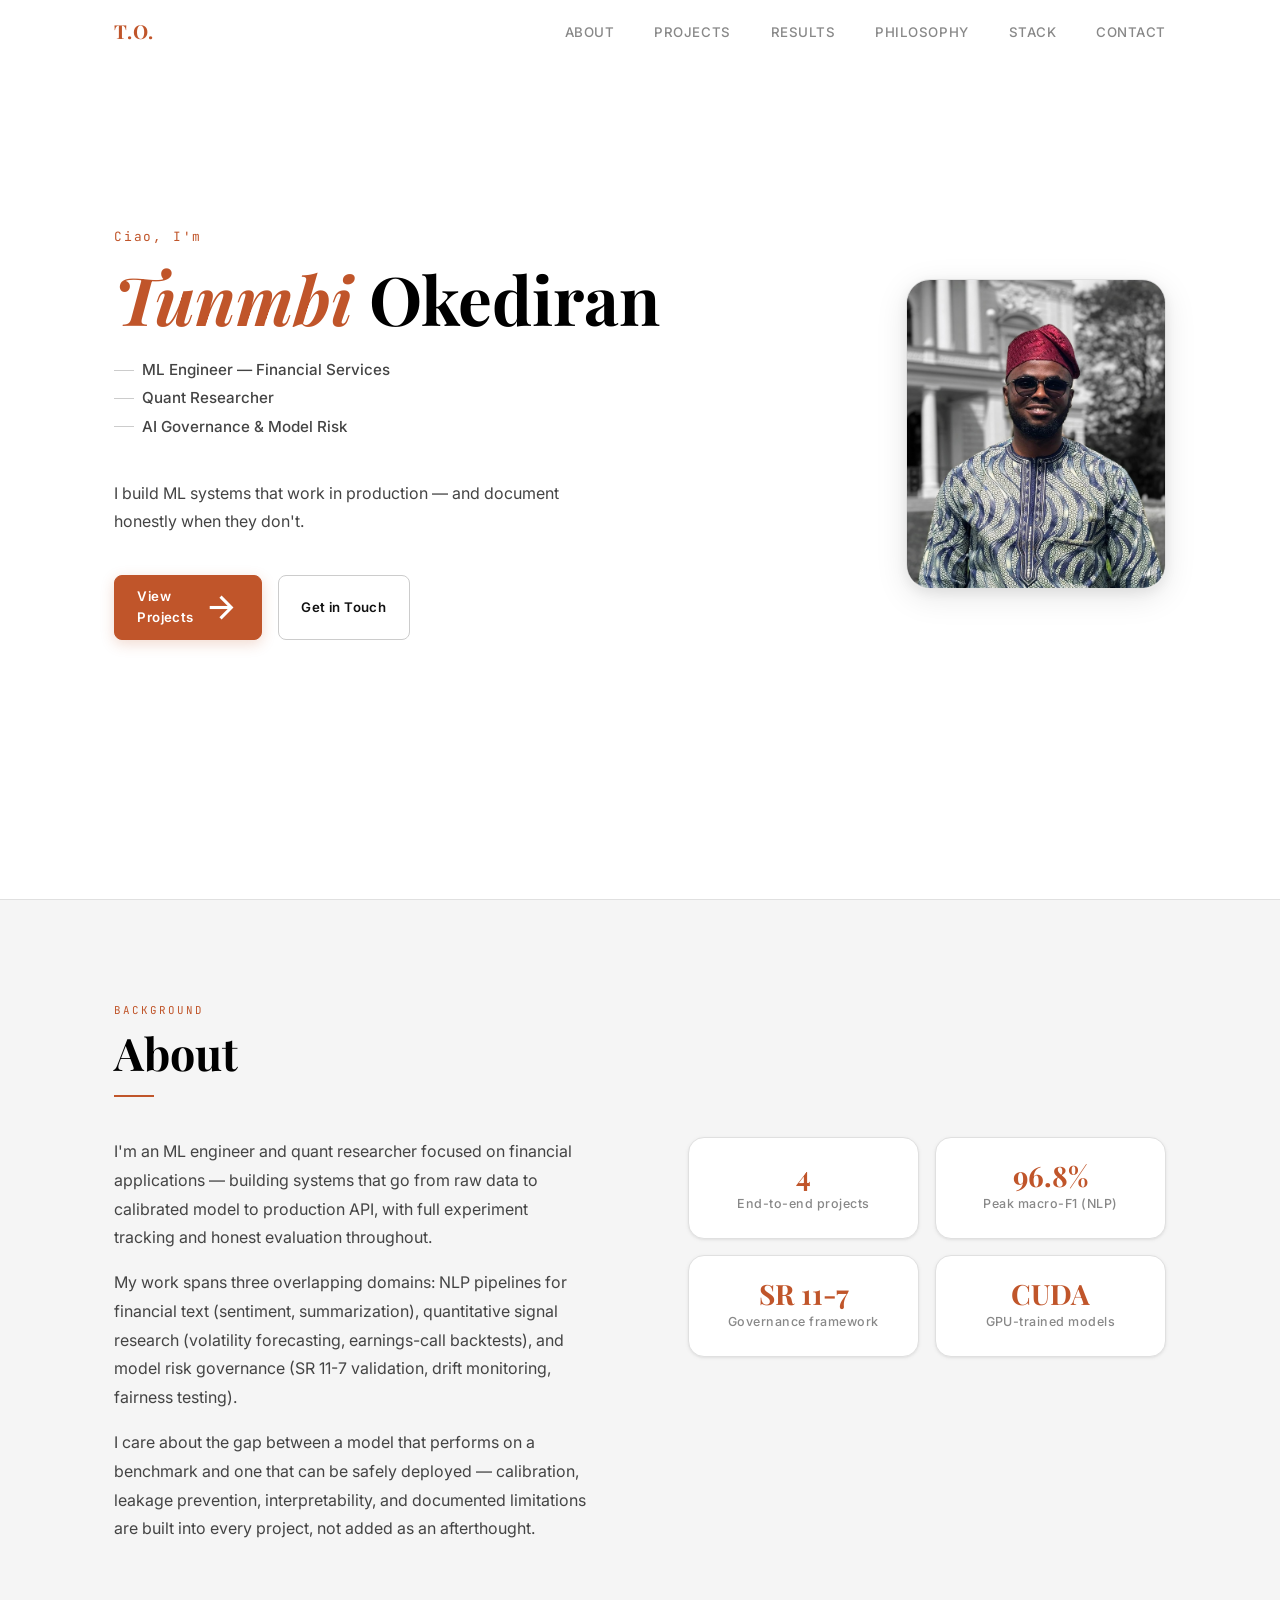
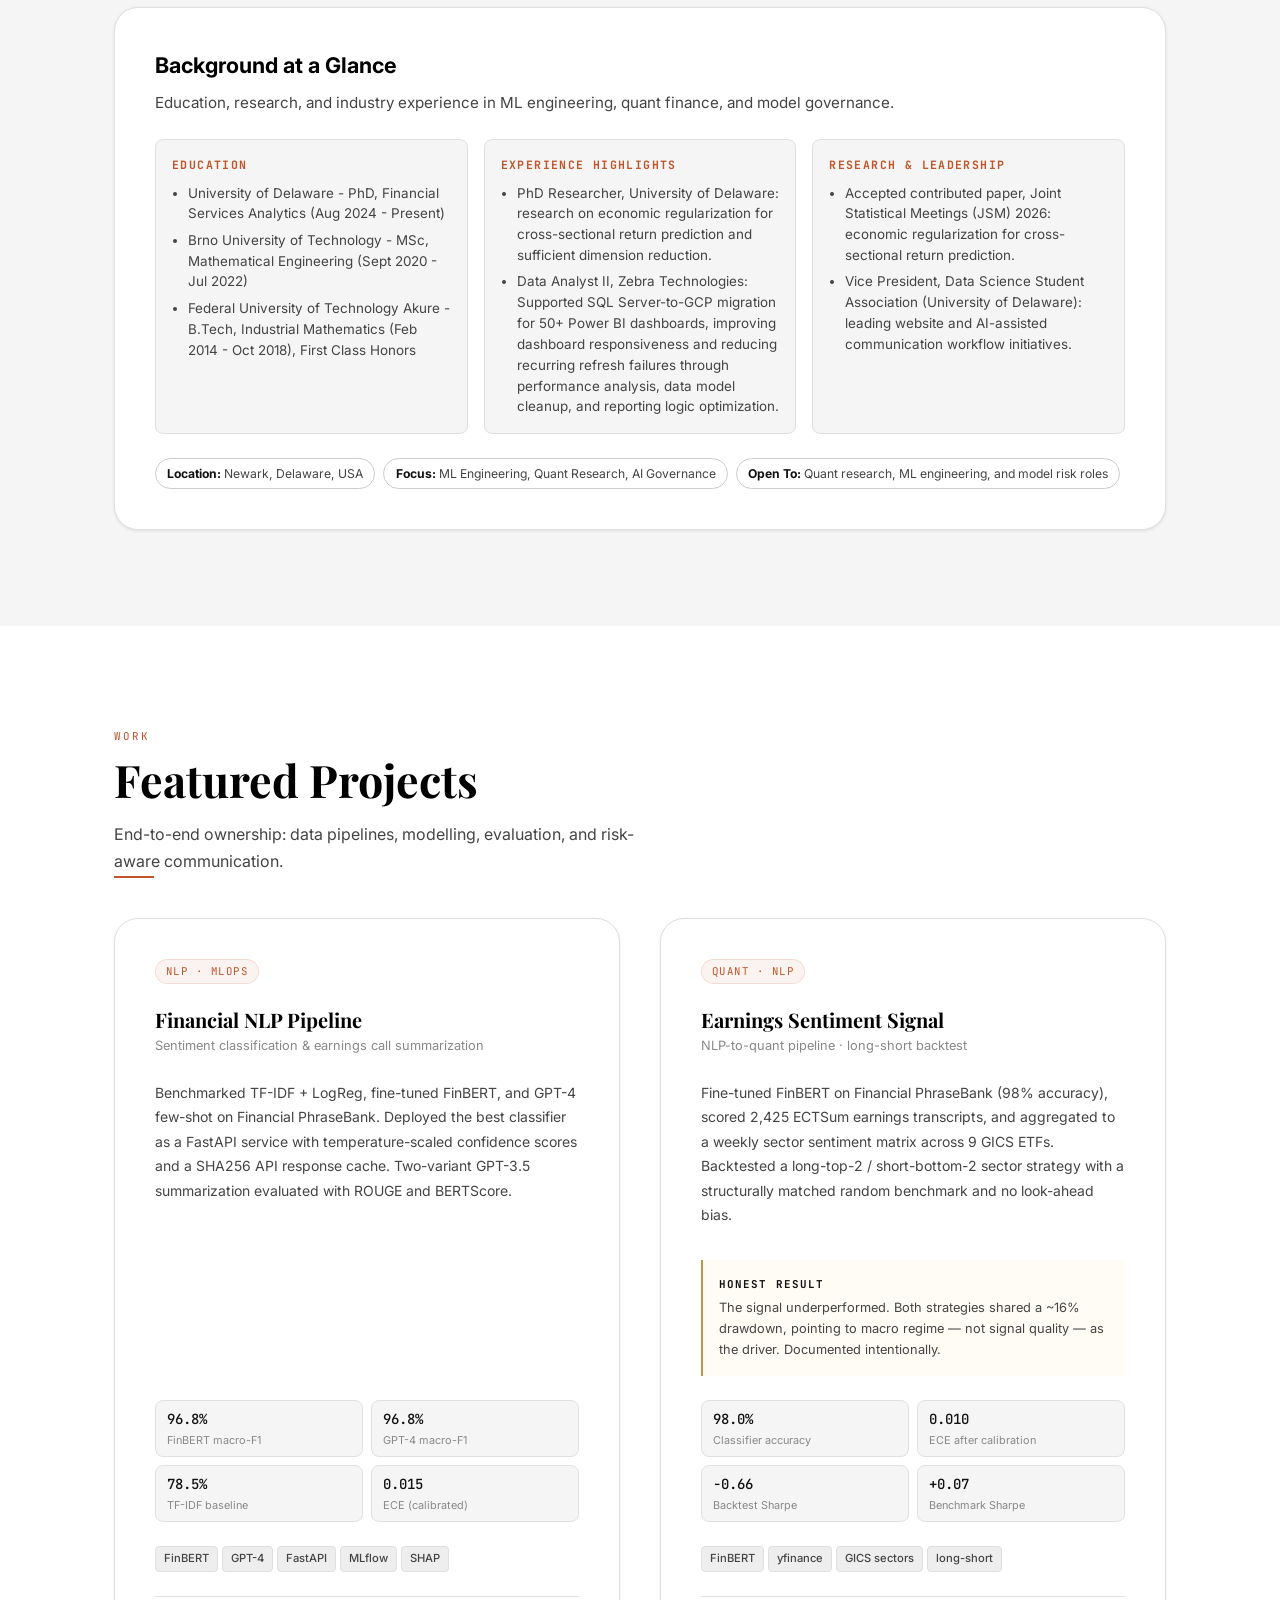
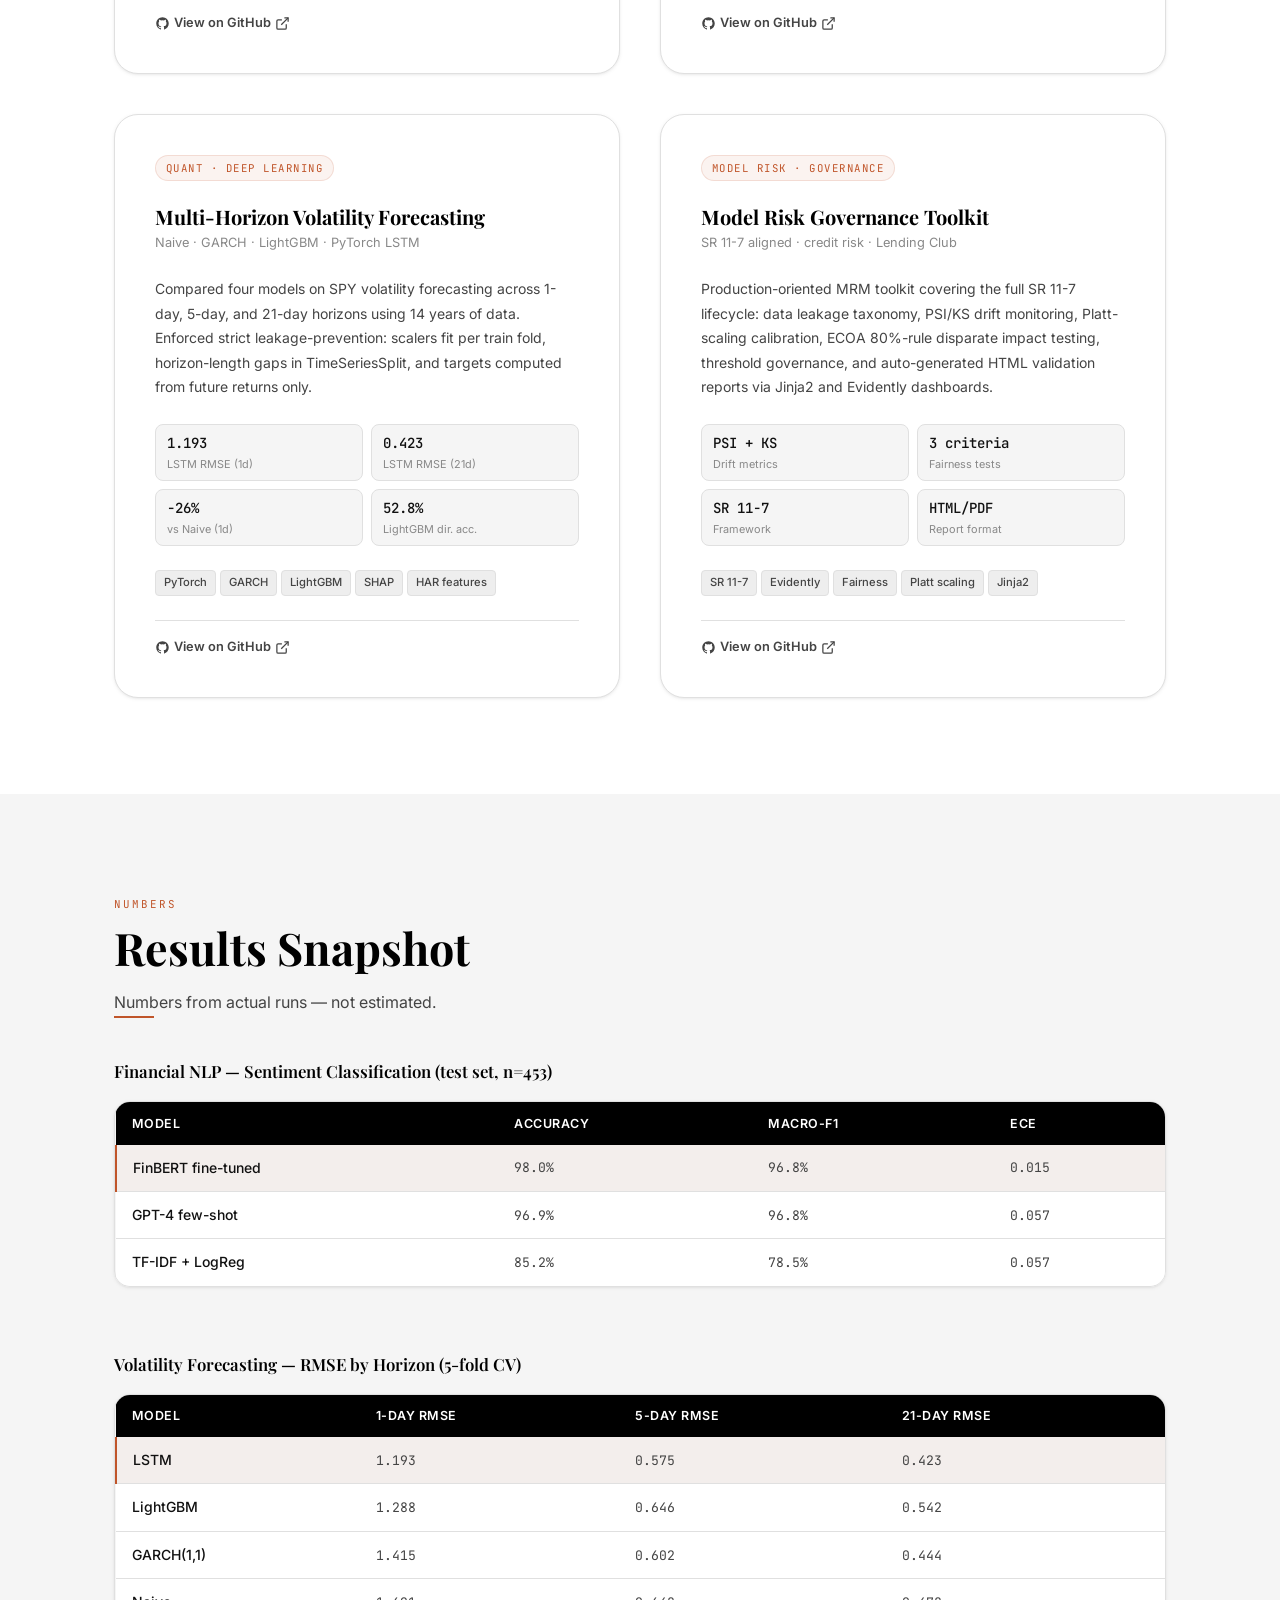
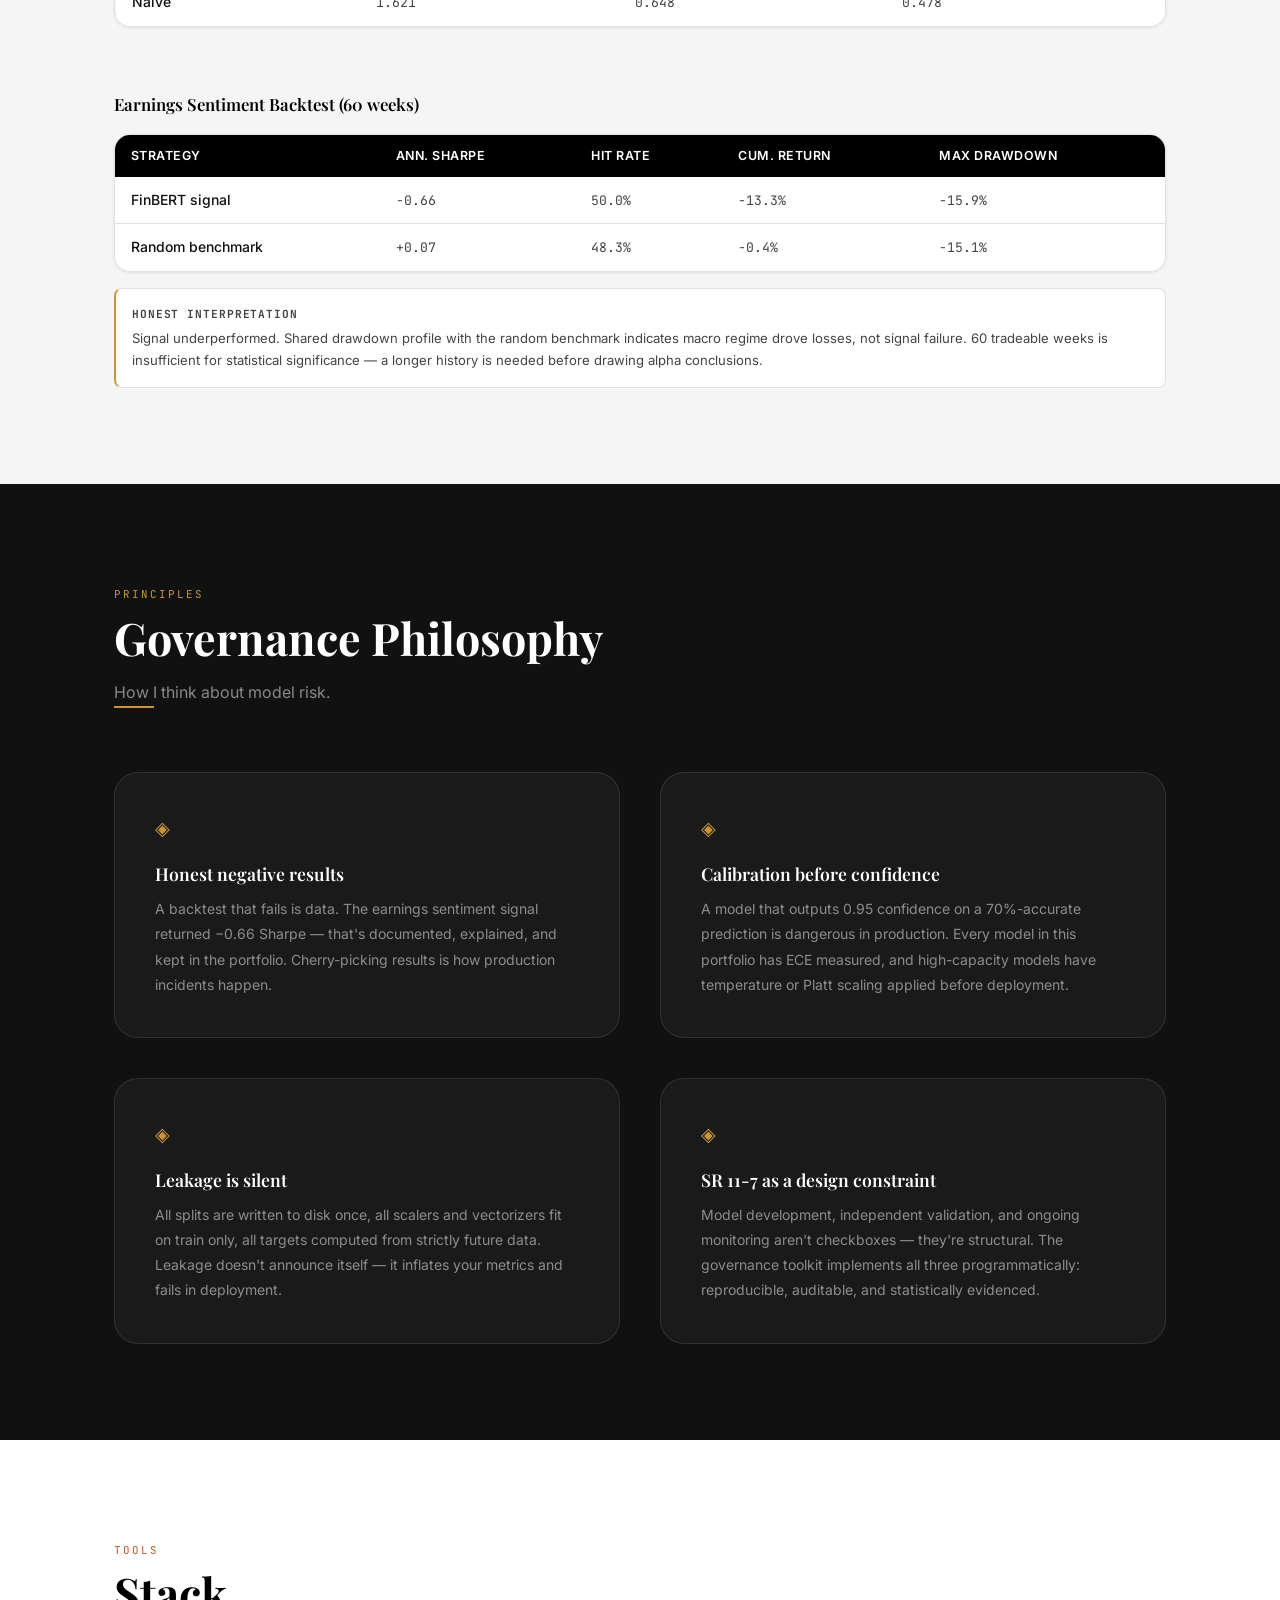
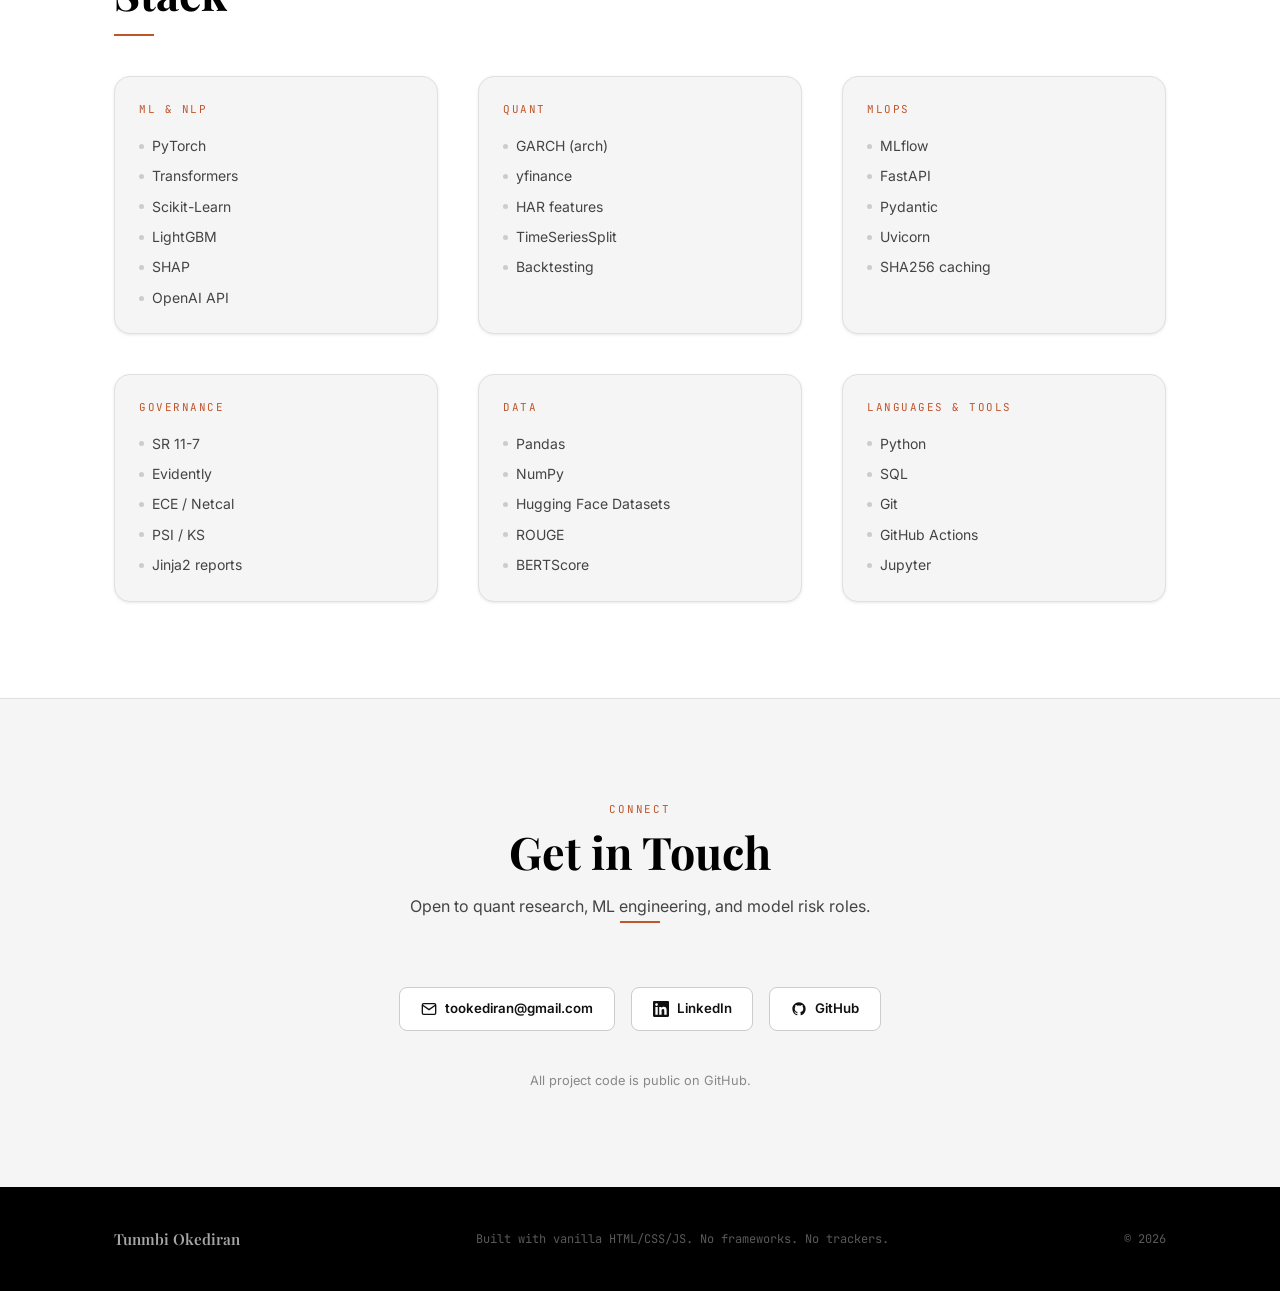
<file: index.html>
<!DOCTYPE html>
<html lang="en">
<head>
  <meta charset="UTF-8" />
  <meta name="viewport" content="width=device-width, initial-scale=1.0" />

  <!-- SEO -->
  <title>Tunmbi Okediran — ML Engineer · Quant Research · AI Governance</title>
  <meta name="description" content="Portfolio of production-style ML projects at the intersection of quantitative finance, NLP engineering, and model risk governance." />
  <meta name="author" content="Tunmbi Okediran" />
  <link rel="canonical" href="https://okedirantunmbi.github.io/" />

  <!-- Open Graph -->
  <meta property="og:type"        content="website" />
  <meta property="og:url"         content="https://okedirantunmbi.github.io/" />
  <meta property="og:title"       content="Tunmbi Okediran — ML Engineer · Quant Research · AI Governance" />
  <meta property="og:description" content="Portfolio of production-style ML projects at the intersection of quantitative finance, NLP engineering, and model risk governance." />
  <meta property="og:image"       content="https://okedirantunmbi.github.io/assets/img/og-card.svg" />
  <meta property="og:image:width"  content="1200" />
  <meta property="og:image:height" content="630" />

  <!-- Twitter Card -->
  <meta name="twitter:card"        content="summary_large_image" />
  <meta name="twitter:title"       content="Tunmbi Okediran — ML Engineer · Quant Research · AI Governance" />
  <meta name="twitter:description" content="Portfolio of production-style ML projects at the intersection of quantitative finance, NLP engineering, and model risk governance." />
  <meta name="twitter:image"       content="https://okedirantunmbi.github.io/assets/img/og-card.svg" />

  <!-- Theme / Favicon -->
  <meta name="theme-color" content="#C0552A" />
  <link rel="icon" type="image/svg+xml" href="assets/img/favicon.svg" />

  <!-- Styles -->
  <link rel="stylesheet" href="assets/css/style.css" />

  <!-- Preconnect for Google Fonts (loaded in CSS) -->
  <link rel="preconnect" href="https://fonts.googleapis.com" />
  <link rel="preconnect" href="https://fonts.gstatic.com" crossorigin />
</head>

<body>

  <!-- ══ Navigation ════════════════════════════════════════ -->
  <header id="navbar" role="banner">
    <nav class="container nav-inner" aria-label="Main navigation">
      <a href="#hero" class="nav-logo" id="nav-logo" aria-label="Back to top">T.O.</a>
      <ul class="nav-links" id="nav-links" role="list"></ul>
      <button class="nav-toggle" id="nav-toggle" aria-label="Toggle navigation" aria-expanded="false">
        <span></span><span></span><span></span>
      </button>
    </nav>
  </header>

  <main>

    <!-- ══ Hero ══════════════════════════════════════════════ -->
    <section id="hero" aria-labelledby="hero-name">
      <div class="container hero-inner">
        <div class="hero-text">
          <p class="hero-greeting" id="hero-greeting"></p>
          <h1 class="hero-name serif" id="hero-name"></h1>
          <div class="hero-roles" id="hero-roles" aria-label="Roles"></div>
          <p class="hero-tagline" id="hero-tagline"></p>
          <div class="hero-ctas" id="hero-ctas"></div>
        </div>
        <div class="hero-photo-wrap">
          <div class="hero-photo-frame">
            <img id="hero-photo" src="" alt="" loading="eager" fetchpriority="high" />
          </div>
        </div>
      </div>
    </section>

    <!-- ══ About ══════════════════════════════════════════════ -->
    <section id="about" aria-labelledby="about-heading">
      <div class="container">
        <span class="section-label">Background</span>
        <h2 class="section-heading serif" id="about-heading"></h2>
        <hr class="rule" />
        <div class="about-grid">
          <div class="about-bio reveal" id="about-bio"></div>
          <div class="about-stats" id="about-stats"></div>
        </div>
        <div class="about-cv reveal" id="about-cv"></div>
      </div>
    </section>

    <!-- ══ Projects ═══════════════════════════════════════════ -->
    <section id="projects" aria-labelledby="projects-heading">
      <div class="container">
        <span class="section-label">Work</span>
        <h2 class="section-heading serif" id="projects-heading"></h2>
        <p class="section-sub" id="projects-sub"></p>
        <hr class="rule" />
        <div class="projects-grid" id="projects-grid"></div>
      </div>
    </section>

    <!-- ══ Results ════════════════════════════════════════════ -->
    <section id="results" aria-labelledby="results-heading">
      <div class="container">
        <span class="section-label">Numbers</span>
        <h2 class="section-heading serif" id="results-heading"></h2>
        <p class="section-sub" id="results-sub"></p>
        <hr class="rule" />
        <div class="results-tables" id="results-tables"></div>
      </div>
    </section>

    <!-- ══ Philosophy ═════════════════════════════════════════ -->
    <section id="philosophy" aria-labelledby="philosophy-heading">
      <div class="container">
        <span class="section-label">Principles</span>
        <h2 class="section-heading serif" id="philosophy-heading"></h2>
        <p class="section-sub" id="philosophy-sub"></p>
        <hr class="rule" />
        <div class="philosophy-grid" id="philosophy-grid"></div>
      </div>
    </section>

    <!-- ══ Stack ══════════════════════════════════════════════ -->
    <section id="stack" aria-labelledby="stack-heading">
      <div class="container">
        <span class="section-label">Tools</span>
        <h2 class="section-heading serif" id="stack-heading"></h2>
        <hr class="rule" />
        <div class="stack-grid" id="stack-grid"></div>
      </div>
    </section>

    <!-- ══ Contact ════════════════════════════════════════════ -->
    <section id="contact" aria-labelledby="contact-heading">
      <div class="container contact-inner">
        <span class="section-label">Connect</span>
        <h2 class="section-heading serif" id="contact-heading"></h2>
        <p class="section-sub" id="contact-sub"></p>
        <hr class="rule" style="margin-inline:auto" />
        <div class="contact-links" id="contact-links"></div>
        <p class="contact-note" id="contact-note"></p>
      </div>
    </section>

  </main>

  <!-- ══ Footer ════════════════════════════════════════════ -->
  <footer role="contentinfo">
    <div class="container footer-inner">
      <span class="footer-name serif" id="footer-name"></span>
      <span class="footer-note mono" id="footer-note"></span>
      <span class="footer-note" id="footer-year"></span>
    </div>
  </footer>

  <!-- Scripts -->
  <script src="assets/js/content.js"></script>
  <script src="assets/js/main.js"></script>

</body>
</html>
</file>
<file: assets/css/style.css>
/* ============================================================
   STYLE.CSS  —  Tunmbi Okediran Portfolio
   Design: clean editorial — white/gray/black + terracotta accent
   ============================================================ */

@import url('https://fonts.googleapis.com/css2?family=Playfair+Display:ital,wght@0,400;0,600;0,700;1,400&family=Inter:wght@300;400;500;600&family=JetBrains+Mono:wght@400;500&display=swap');

/* ── Design Tokens ───────────────────────────────────────── */
:root {
  /* Palette — white / gray / black */
  --clr-bg:         #FFFFFF;   /* page background */
  --clr-bg-alt:     #F5F5F5;   /* alternating section bg */
  --clr-surface:    #EEEEEE;   /* card surfaces */
  --clr-border:     #E0E0E0;   /* borders, dividers */
  --clr-border-mid: #CCCCCC;   /* stronger borders */
  --clr-text:       #111111;   /* primary text */
  --clr-text-mid:   #444444;   /* body text */
  --clr-text-muted: #888888;   /* captions, labels */
  --clr-ink:        #000000;   /* nav logo, headings */

  /* Single accent — terracotta */
  --clr-accent:     #C0552A;
  --clr-accent-dk:  #9C3E18;

  /* Dark section (philosophy) */
  --clr-dark-bg:    #111111;
  --clr-dark-text:  rgba(255,255,255,.85);
  --clr-dark-muted: rgba(255,255,255,.50);
  --clr-dark-border:rgba(255,255,255,.10);

  /* Gold — used sparingly on dark bg only */
  --clr-gold:       #C9943A;

  /* Typography */
  --font-serif: 'Playfair Display', Georgia, serif;
  --font-sans:  'Inter', system-ui, -apple-system, sans-serif;
  --font-mono:  'JetBrains Mono', 'Fira Code', monospace;

  /* Spacing */
  --space-xs:  0.25rem;
  --space-sm:  0.5rem;
  --space-md:  1rem;
  --space-lg:  1.5rem;
  --space-xl:  2.5rem;
  --space-2xl: 4rem;
  --space-3xl: 6rem;

  /* Shape */
  --radius-sm: 4px;
  --radius-md: 8px;
  --radius-lg: 16px;
  --radius-xl: 24px;

  /* Shadows — subtle on white */
  --shadow-sm: 0 1px 4px rgba(0,0,0,.06), 0 1px 2px rgba(0,0,0,.04);
  --shadow-md: 0 4px 16px rgba(0,0,0,.08), 0 2px 6px rgba(0,0,0,.04);
  --shadow-lg: 0 8px 32px rgba(0,0,0,.10), 0 4px 12px rgba(0,0,0,.06);

  /* Layout */
  --max-width:  1100px;
  --nav-height: 64px;
  --ease: cubic-bezier(0.4, 0, 0.2, 1);
}

/* ── Reset ───────────────────────────────────────────────── */
*, *::before, *::after { box-sizing: border-box; margin: 0; padding: 0; }
html  { scroll-behavior: smooth; font-size: 16px; }
body  {
  font-family: var(--font-sans);
  background: var(--clr-bg);
  color: var(--clr-text);
  line-height: 1.6;
  -webkit-font-smoothing: antialiased;
}
img    { display: block; max-width: 100%; }
a      { color: inherit; text-decoration: none; }
ul     { list-style: none; }
button { cursor: pointer; font-family: inherit; }

/* ── Layout ──────────────────────────────────────────────── */
.container {
  width: 100%;
  max-width: var(--max-width);
  margin-inline: auto;
  padding-inline: var(--space-lg);
}
section { padding-block: var(--space-3xl); }

.section-label {
  display: inline-block;
  font-family: var(--font-mono);
  font-size: 0.68rem;
  letter-spacing: 0.18em;
  text-transform: uppercase;
  color: var(--clr-accent);
  margin-bottom: var(--space-sm);
}

.section-heading {
  font-family: var(--font-serif);
  font-size: clamp(1.8rem, 4vw, 2.8rem);
  font-weight: 700;
  line-height: 1.15;
  color: var(--clr-ink);
  margin-bottom: var(--space-md);
}

.section-sub {
  font-size: 1rem;
  color: var(--clr-text-mid);
  max-width: 56ch;
  line-height: 1.7;
}

.rule {
  width: 40px;
  height: 2px;
  background: var(--clr-accent);
  border: none;
  margin-bottom: var(--space-xl);
}

/* ── Navigation ──────────────────────────────────────────── */
#navbar {
  position: fixed;
  top: 0; left: 0; right: 0;
  z-index: 100;
  height: var(--nav-height);
  transition: background 0.3s var(--ease), box-shadow 0.3s var(--ease),
              border-color 0.3s var(--ease);
  border-bottom: 1px solid transparent;
}

#navbar.scrolled {
  background: rgba(255,255,255,.96);
  backdrop-filter: blur(12px);
  -webkit-backdrop-filter: blur(12px);
  border-bottom-color: var(--clr-border);
}

.nav-inner {
  display: flex;
  align-items: center;
  justify-content: space-between;
  height: 100%;
}

.nav-logo {
  font-family: var(--font-serif);
  font-size: 1.2rem;
  font-weight: 700;
  color: var(--clr-accent);
  letter-spacing: 0.04em;
}

.nav-links {
  display: flex;
  gap: var(--space-xl);
}

.nav-links a {
  font-size: 0.83rem;
  font-weight: 500;
  color: var(--clr-text-muted);
  transition: color 0.2s;
  letter-spacing: 0.04em;
  text-transform: uppercase;
}

.nav-links a:hover { color: var(--clr-accent); }

.nav-toggle {
  display: none;
  flex-direction: column;
  gap: 5px;
  background: none;
  border: none;
  padding: var(--space-sm);
}

.nav-toggle span {
  display: block;
  width: 22px;
  height: 2px;
  background: var(--clr-text);
  transition: transform 0.3s var(--ease), opacity 0.3s;
}

/* ── Hero ────────────────────────────────────────────────── */
#hero {
  min-height: 100svh;
  display: flex;
  align-items: center;
  padding-top: var(--nav-height);
  background: var(--clr-bg);
  border-bottom: 1px solid var(--clr-border);
}

.hero-inner {
  display: grid;
  grid-template-columns: 1fr auto;
  gap: var(--space-3xl);
  align-items: center;
  width: 100%;
}

.hero-greeting {
  font-family: var(--font-mono);
  font-size: 0.8rem;
  letter-spacing: 0.14em;
  color: var(--clr-accent);
  margin-bottom: var(--space-md);
}

.hero-name {
  font-family: var(--font-serif);
  font-size: clamp(2.4rem, 6vw, 4.2rem);
  font-weight: 700;
  line-height: 1.05;
  color: var(--clr-ink);
  margin-bottom: var(--space-lg);
}

.hero-name em {
  font-style: italic;
  color: var(--clr-accent);
}

.hero-roles {
  display: flex;
  flex-direction: column;
  gap: var(--space-xs);
  margin-bottom: var(--space-xl);
}

.hero-role {
  display: inline-flex;
  align-items: center;
  gap: var(--space-sm);
  font-size: 0.95rem;
  font-weight: 500;
  color: var(--clr-text-mid);
}

.hero-role::before {
  content: '';
  display: block;
  width: 20px;
  height: 1px;
  background: var(--clr-border-mid);
  flex-shrink: 0;
}

.hero-tagline {
  font-size: 1rem;
  color: var(--clr-text-mid);
  max-width: 48ch;
  line-height: 1.75;
  margin-bottom: var(--space-xl);
}

.hero-ctas {
  display: flex;
  gap: var(--space-md);
  flex-wrap: wrap;
}

/* Photo */
.hero-photo-frame {
  width: 260px;
  height: 310px;
  border-radius: var(--radius-xl);
  overflow: hidden;
  border: 1px solid var(--clr-border);
  box-shadow: var(--shadow-lg);
  position: relative;
}

.hero-photo-frame img {
  width: 100%;
  height: 100%;
  object-fit: cover;
  object-position: center top;
}

/* ── Buttons ─────────────────────────────────────────────── */
.btn {
  display: inline-flex;
  align-items: center;
  gap: var(--space-sm);
  padding: 0.65rem 1.4rem;
  border-radius: var(--radius-md);
  font-size: 0.83rem;
  font-weight: 600;
  letter-spacing: 0.03em;
  transition: transform 0.2s var(--ease), box-shadow 0.2s, background 0.2s, border-color 0.2s;
  border: 1.5px solid transparent;
}

.btn:hover  { transform: translateY(-2px); }
.btn:active { transform: translateY(0); }

.btn-primary {
  background: var(--clr-accent);
  color: #fff;
  border-color: var(--clr-accent);
  box-shadow: 0 4px 14px rgba(192,85,42,.22);
}
.btn-primary:hover {
  background: var(--clr-accent-dk);
  border-color: var(--clr-accent-dk);
}

.btn-outline {
  background: transparent;
  color: var(--clr-text);
  border-color: var(--clr-border-mid);
}
.btn-outline:hover {
  border-color: var(--clr-accent);
  color: var(--clr-accent);
}

/* ── About ───────────────────────────────────────────────── */
#about { background: var(--clr-bg-alt); }

.about-grid {
  display: grid;
  grid-template-columns: 1fr 1fr;
  gap: var(--space-3xl);
  align-items: start;
}

.about-bio p {
  font-size: 1rem;
  color: var(--clr-text-mid);
  line-height: 1.8;
  margin-bottom: var(--space-md);
}
.about-bio p:last-child { margin-bottom: 0; }

.about-stats {
  display: grid;
  grid-template-columns: 1fr 1fr;
  gap: var(--space-md);
}

.stat-card {
  background: var(--clr-bg);
  border: 1px solid var(--clr-border);
  border-radius: var(--radius-lg);
  padding: var(--space-lg);
  text-align: center;
  box-shadow: var(--shadow-sm);
  transition: transform 0.25s var(--ease), box-shadow 0.25s var(--ease);
}
.stat-card:hover { transform: translateY(-3px); box-shadow: var(--shadow-md); }

.stat-value {
  font-family: var(--font-serif);
  font-size: 1.75rem;
  font-weight: 700;
  color: var(--clr-accent);
  line-height: 1;
  margin-bottom: var(--space-xs);
}

.stat-label {
  font-size: 0.78rem;
  color: var(--clr-text-muted);
  font-weight: 500;
  letter-spacing: 0.04em;
}

.about-cv {
  margin-top: var(--space-2xl);
}

.about-cv-card {
  background: var(--clr-bg);
  border: 1px solid var(--clr-border);
  border-radius: var(--radius-xl);
  padding: var(--space-xl);
  box-shadow: var(--shadow-sm);
}

.about-cv-head {
  margin-bottom: var(--space-lg);
}

.about-cv-title {
  font-size: 1.35rem;
  color: var(--clr-ink);
  margin-bottom: var(--space-sm);
}

.about-cv-intro {
  color: var(--clr-text-mid);
  font-size: 0.95rem;
}

.cv-sections-grid {
  display: grid;
  grid-template-columns: repeat(3, 1fr);
  gap: var(--space-md);
}

.cv-section {
  background: var(--clr-bg-alt);
  border: 1px solid var(--clr-border);
  border-radius: var(--radius-md);
  padding: var(--space-md);
}

.cv-section-title {
  font-family: var(--font-mono);
  font-size: 0.72rem;
  letter-spacing: 0.12em;
  text-transform: uppercase;
  color: var(--clr-accent);
  margin-bottom: var(--space-sm);
}

.cv-list {
  list-style: disc;
  margin-left: 1rem;
  display: grid;
  gap: 0.35rem;
}

.cv-list li {
  color: var(--clr-text-mid);
  font-size: 0.84rem;
  line-height: 1.55;
}

.cv-facts {
  margin-top: var(--space-lg);
  display: flex;
  flex-wrap: wrap;
  gap: var(--space-sm);
}

.cv-fact {
  font-size: 0.76rem;
  background: var(--clr-bg);
  border: 1px solid var(--clr-border-mid);
  color: var(--clr-text-mid);
  border-radius: 99px;
  padding: 0.3rem 0.7rem;
}

.cv-fact strong {
  color: var(--clr-text);
}

/* ── Projects ────────────────────────────────────────────── */
#projects { background: var(--clr-bg); }

.projects-grid {
  display: grid;
  grid-template-columns: repeat(2, 1fr);
  gap: var(--space-xl);
}

.project-card {
  background: var(--clr-bg);
  border: 1px solid var(--clr-border);
  border-radius: var(--radius-xl);
  padding: var(--space-xl);
  display: flex;
  flex-direction: column;
  gap: var(--space-lg);
  box-shadow: var(--shadow-sm);
  transition: transform 0.25s var(--ease), box-shadow 0.25s var(--ease),
              border-color 0.25s;
  position: relative;
  overflow: hidden;
}

.project-card::before {
  content: '';
  position: absolute;
  top: 0; left: 0; right: 0;
  height: 2px;
  background: var(--clr-accent);
  opacity: 0;
  transition: opacity 0.25s;
}

.project-card:hover {
  transform: translateY(-4px);
  box-shadow: var(--shadow-lg);
  border-color: var(--clr-border-mid);
}
.project-card:hover::before { opacity: 1; }

.card-tag {
  font-family: var(--font-mono);
  font-size: 0.67rem;
  letter-spacing: 0.14em;
  text-transform: uppercase;
  color: var(--clr-accent);
  background: rgba(192,85,42,.07);
  padding: 0.2rem 0.6rem;
  border-radius: 99px;
  width: fit-content;
  border: 1px solid rgba(192,85,42,.15);
}

.card-title {
  font-family: var(--font-serif);
  font-size: 1.25rem;
  font-weight: 700;
  color: var(--clr-ink);
  line-height: 1.2;
}
.card-subtitle {
  font-size: 0.8rem;
  color: var(--clr-text-muted);
  margin-top: 0.25rem;
}

.card-desc {
  font-size: 0.875rem;
  color: var(--clr-text-mid);
  line-height: 1.75;
  flex: 1;
}

.card-metrics {
  display: grid;
  grid-template-columns: repeat(2, 1fr);
  gap: var(--space-sm);
}

.metric-pill {
  background: var(--clr-bg-alt);
  border: 1px solid var(--clr-border);
  border-radius: var(--radius-md);
  padding: 0.45rem 0.7rem;
  display: flex;
  flex-direction: column;
  gap: 1px;
}

.metric-value {
  font-family: var(--font-mono);
  font-size: 0.875rem;
  font-weight: 500;
  color: var(--clr-text);
}

.metric-label {
  font-size: 0.68rem;
  color: var(--clr-text-muted);
}

.card-tags {
  display: flex;
  flex-wrap: wrap;
  gap: var(--space-xs);
}

.tech-tag {
  font-size: 0.7rem;
  font-weight: 500;
  background: var(--clr-surface);
  color: var(--clr-text-mid);
  border: 1px solid var(--clr-border);
  padding: 0.18rem 0.5rem;
  border-radius: var(--radius-sm);
}

.card-footer {
  display: flex;
  align-items: center;
  justify-content: space-between;
  padding-top: var(--space-md);
  border-top: 1px solid var(--clr-border);
}

.github-link {
  display: inline-flex;
  align-items: center;
  gap: var(--space-xs);
  font-size: 0.8rem;
  font-weight: 600;
  color: var(--clr-text-mid);
  transition: color 0.2s;
}
.github-link:hover { color: var(--clr-accent); }
.github-link svg   { width: 15px; height: 15px; }

.honest-note {
  margin-top: var(--space-sm);
  padding: var(--space-md);
  background: #FFFBF5;
  border-left: 2px solid #C9943A;
  border-radius: 0 var(--radius-sm) var(--radius-sm) 0;
  font-size: 0.8rem;
  color: var(--clr-text-mid);
  line-height: 1.65;
}
.honest-note strong {
  color: var(--clr-text);
  display: block;
  margin-bottom: 0.2rem;
  font-size: 0.68rem;
  text-transform: uppercase;
  letter-spacing: 0.1em;
  font-family: var(--font-mono);
}

/* ── Results ─────────────────────────────────────────────── */
#results { background: var(--clr-bg-alt); }

.results-tables {
  display: flex;
  flex-direction: column;
  gap: var(--space-2xl);
}

.result-block-title {
  font-family: var(--font-serif);
  font-size: 1.05rem;
  font-weight: 600;
  color: var(--clr-ink);
  margin-bottom: var(--space-md);
}

.table-wrap {
  overflow-x: auto;
  border-radius: var(--radius-lg);
  border: 1px solid var(--clr-border);
  box-shadow: var(--shadow-sm);
}

table { width: 100%; border-collapse: collapse; font-size: 0.875rem; }

thead { background: var(--clr-ink); color: #fff; }
thead th {
  padding: 0.7rem 1rem;
  text-align: left;
  font-weight: 600;
  letter-spacing: 0.04em;
  font-size: 0.78rem;
  text-transform: uppercase;
}

tbody tr {
  background: var(--clr-bg);
  border-bottom: 1px solid var(--clr-border);
  transition: background 0.15s;
}
tbody tr:last-child { border-bottom: none; }
tbody tr:hover      { background: var(--clr-bg-alt); }

tbody tr.row-best { background: rgba(192,85,42,.04); }
tbody tr.row-best td:first-child { border-left: 2px solid var(--clr-accent); }

td {
  padding: 0.75rem 1rem;
  color: var(--clr-text-mid);
  font-family: var(--font-mono);
  font-size: 0.82rem;
}
td:first-child {
  font-family: var(--font-sans);
  font-weight: 500;
  color: var(--clr-text);
  font-size: 0.875rem;
}

.result-note {
  margin-top: var(--space-md);
  font-size: 0.82rem;
  color: var(--clr-text-mid);
  line-height: 1.65;
  padding: var(--space-md);
  background: var(--clr-bg);
  border-radius: var(--radius-md);
  border-left: 2px solid #C9943A;
  border: 1px solid var(--clr-border);
  border-left: 2px solid #C9943A;
}

/* ── Philosophy ──────────────────────────────────────────── */
#philosophy { background: var(--clr-dark-bg); }

#philosophy .section-label  { color: var(--clr-gold); }
#philosophy .section-heading { color: #fff; }
#philosophy .section-sub    { color: var(--clr-dark-muted); }
#philosophy .rule           { background: var(--clr-gold); }

.philosophy-grid {
  display: grid;
  grid-template-columns: repeat(2, 1fr);
  gap: var(--space-xl);
  margin-top: var(--space-2xl);
}

.philosophy-card {
  background: rgba(255,255,255,.04);
  border: 1px solid var(--clr-dark-border);
  border-radius: var(--radius-xl);
  padding: var(--space-xl);
  transition: background 0.25s var(--ease), transform 0.25s var(--ease);
}
.philosophy-card:hover {
  background: rgba(255,255,255,.07);
  transform: translateY(-3px);
}

.philosophy-icon  { font-size: 1.2rem; color: var(--clr-gold); margin-bottom: var(--space-md); display: block; }
.philosophy-title { font-family: var(--font-serif); font-size: 1.1rem; font-weight: 600; color: #fff; margin-bottom: var(--space-sm); }
.philosophy-body  { font-size: 0.875rem; color: var(--clr-dark-muted); line-height: 1.8; }

/* ── Stack ───────────────────────────────────────────────── */
#stack { background: var(--clr-bg); }

.stack-grid {
  display: grid;
  grid-template-columns: repeat(3, 1fr);
  gap: var(--space-xl);
}

.stack-category {
  background: var(--clr-bg-alt);
  border: 1px solid var(--clr-border);
  border-radius: var(--radius-lg);
  padding: var(--space-lg);
  box-shadow: var(--shadow-sm);
}

.stack-cat-label {
  font-family: var(--font-mono);
  font-size: 0.68rem;
  letter-spacing: 0.14em;
  text-transform: uppercase;
  color: var(--clr-accent);
  margin-bottom: var(--space-md);
  display: block;
}

.stack-items  { display: flex; flex-direction: column; gap: var(--space-sm); }
.stack-item   { font-size: 0.875rem; color: var(--clr-text-mid); display: flex; align-items: center; gap: var(--space-sm); }
.stack-item::before { content: ''; display: block; width: 5px; height: 5px; border-radius: 50%; background: var(--clr-border-mid); flex-shrink: 0; }

/* ── Contact ─────────────────────────────────────────────── */
#contact {
  background: var(--clr-bg-alt);
  border-top: 1px solid var(--clr-border);
}

.contact-inner { text-align: center; max-width: 560px; margin-inline: auto; }

.contact-links {
  display: flex;
  justify-content: center;
  gap: var(--space-md);
  margin-top: var(--space-2xl);
  flex-wrap: wrap;
}

.contact-link {
  display: inline-flex;
  align-items: center;
  gap: var(--space-sm);
  padding: 0.65rem 1.3rem;
  border-radius: var(--radius-md);
  font-size: 0.83rem;
  font-weight: 600;
  border: 1.5px solid var(--clr-border-mid);
  color: var(--clr-text);
  background: var(--clr-bg);
  transition: border-color 0.2s, color 0.2s, transform 0.2s, box-shadow 0.2s;
}
.contact-link:hover {
  border-color: var(--clr-accent);
  color: var(--clr-accent);
  transform: translateY(-2px);
  box-shadow: var(--shadow-sm);
}
.contact-link svg { width: 16px; height: 16px; }

.contact-note { margin-top: var(--space-xl); font-size: 0.8rem; color: var(--clr-text-muted); }

/* ── Footer ──────────────────────────────────────────────── */
footer {
  background: var(--clr-ink);
  color: rgba(255,255,255,.35);
  padding-block: var(--space-xl);
}

.footer-inner {
  display: flex;
  justify-content: space-between;
  align-items: center;
  flex-wrap: wrap;
  gap: var(--space-md);
}

.footer-name { font-family: var(--font-serif); font-size: 0.95rem; font-weight: 600; color: rgba(255,255,255,.65); }
.footer-note { font-size: 0.75rem; font-family: var(--font-mono); }

/* ── Scroll reveal ───────────────────────────────────────── */
.reveal {
  opacity: 0;
  transform: translateY(20px);
  transition: opacity 0.5s var(--ease), transform 0.5s var(--ease);
}
.reveal.visible { opacity: 1; transform: none; }

/* ── Responsive ──────────────────────────────────────────── */
@media (max-width: 1024px) {
  .stack-grid { grid-template-columns: repeat(2, 1fr); }
  .cv-sections-grid { grid-template-columns: 1fr 1fr; }
}

@media (max-width: 768px) {
  :root { --space-3xl: 4rem; }

  .nav-links {
    display: none;
    position: absolute;
    top: var(--nav-height);
    left: 0; right: 0;
    flex-direction: column;
    background: rgba(255,255,255,.98);
    backdrop-filter: blur(12px);
    padding: var(--space-lg);
    gap: var(--space-lg);
    box-shadow: var(--shadow-md);
    border-top: 1px solid var(--clr-border);
  }
  .nav-links.open { display: flex; }
  .nav-toggle     { display: flex; }

  .hero-inner {
    grid-template-columns: 1fr;
    text-align: center;
  }
  .hero-roles      { align-items: center; }
  .hero-tagline    { max-width: 100%; margin-inline: auto; }
  .hero-ctas       { justify-content: center; }
  .hero-photo-wrap { order: -1; display: flex; justify-content: center; }
  .hero-photo-frame{ width: 200px; height: 240px; }

  .about-grid      { grid-template-columns: 1fr; }
  .projects-grid   { grid-template-columns: 1fr; }
  .philosophy-grid { grid-template-columns: 1fr; }
  .stack-grid      { grid-template-columns: 1fr; }
  .cv-sections-grid{ grid-template-columns: 1fr; }
  .footer-inner    { justify-content: center; text-align: center; }
}

@media (max-width: 480px) {
  .hero-name      { font-size: 2.2rem; }
  .about-stats    { grid-template-columns: repeat(2, 1fr); }
  .card-metrics   { grid-template-columns: repeat(2, 1fr); }
  .contact-links  { flex-direction: column; align-items: center; }
}

/* ── Accessibility ───────────────────────────────────────── */
@media (prefers-reduced-motion: reduce) {
  *, *::before, *::after { animation-duration: 0.01ms !important; transition-duration: 0.01ms !important; }
  html { scroll-behavior: auto; }
}

:focus-visible {
  outline: 2px solid var(--clr-accent);
  outline-offset: 3px;
  border-radius: 3px;
}
</file>
